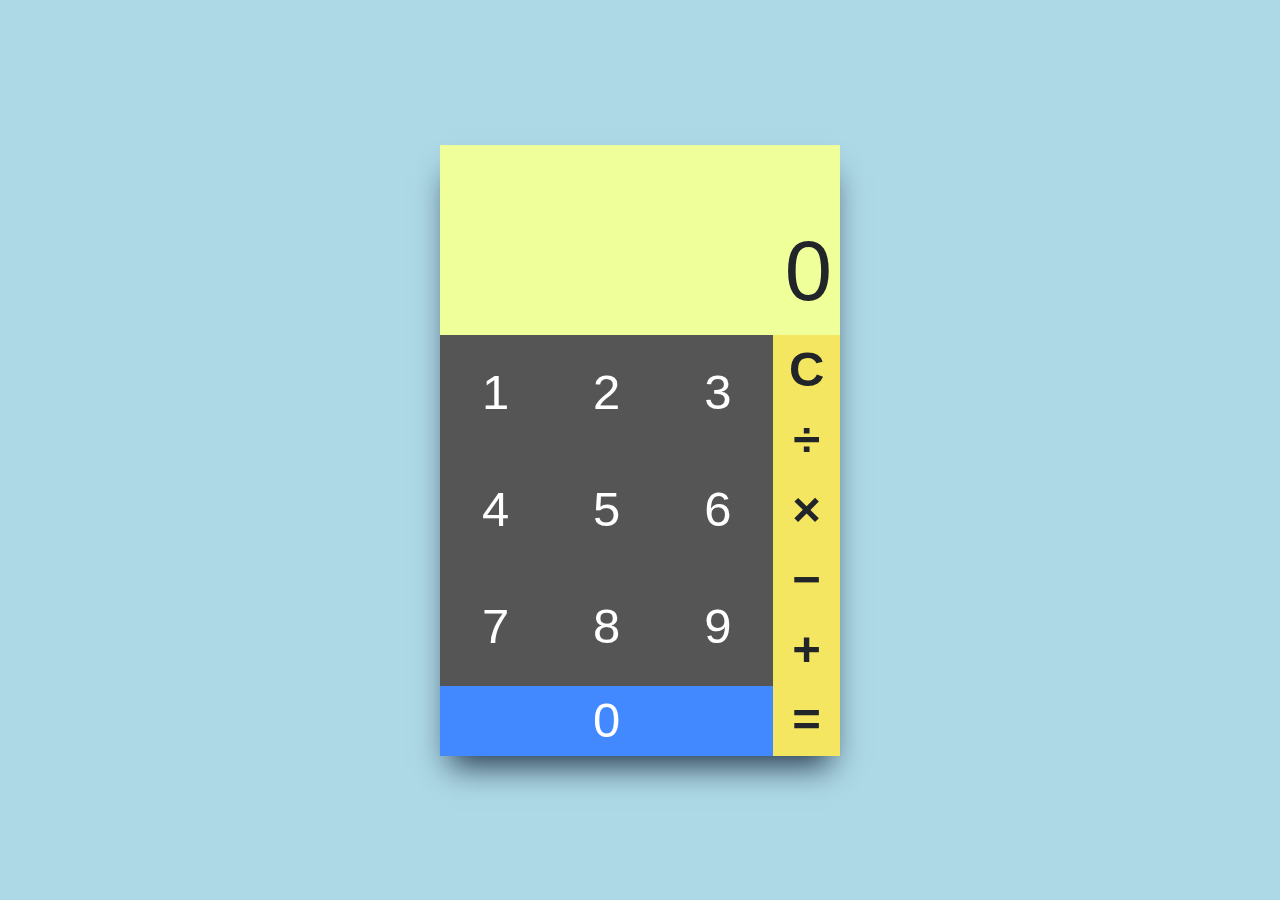
<file: Calculator/index.html>
<!DOCTYPE html>
<html lang="en">

<head>
    <meta charset="UTF-8">
    <meta name="viewport" content="width=device-width, initial-scale=1.0">
    <title>Document</title>
    <link rel="stylesheet" href="https://stackpath.bootstrapcdn.com/bootstrap/4.5.0/css/bootstrap.min.css">
    <link rel="stylesheet" href="https://maxcdn.bootstrapcdn.com/font-awesome/4.7.0/css/font-awesome.min.css">


    <script src="https://cdn.jsdelivr.net/npm/bootstrap@5.3.3/dist/js/bootstrap.bundle.min.js"
        integrity="sha384-YvpcrYf0tY3lHB60NNkmXc5s9fDVZLESaAA55NDzOxhy9GkcIdslK1eN7N6jIeHz"
        crossorigin="anonymous"></script>
    <link rel="stylesheet" href="calculator.css">
<link rel="stylesheet" href="https://cdnjs.cloudflare.com/ajax/libs/font-awesome/4.7.0/css/font-awesome.min.css">
</head>

<body>
    <div class="main">
       <div class="calculator">
        <div class="resultscreen">
           <span class="inner" id="result"></span>
        </div>
        <div class="container-fluid"  >
            <div class="row">
                <div class="col-10" id="parent">
                    <div class="row "  style="background-color: #555555;" >
                        <div class="col-4"><span class="inner" style="cursor: pointer;">1</span></div>
                        <div class="col-4"><span class="inner" style="cursor: pointer;">2</span></div>
                        <div class="col-4"><span class="inner" style="cursor: pointer;">3</span></div>
                        <div class="col-4"><span class="inner" style="cursor: pointer;">4</span></div>
                        <div class="col-4"><span class="inner" style="cursor: pointer;">5</span></div>
                        <div class="col-4"><span class="inner" style="cursor: pointer;">6</span></div>
                        <div class="col-4"><span class="inner" style="cursor: pointer;">7</span></div>
                        <div class="col-4"><span class="inner" style="cursor: pointer;">8</span></div>
                        <div class="col-4"><span class="inner" style="cursor: pointer;">9</span></div>
                    </div>
                    <div class="row ">
                        <div class="col-12 bg-successs">
                            <span>0</span>
                        </div>
                    </div>
                </div>
                <div class="col-2 " style="background-color: #f4e660;">
                    <div class="row" id="calculation">
                        <div class="col-12" onclick="onClearScreen()"><b>C</b></div>
                        <div class="col-12"><b>&#247;</b></div>
                        <div class="col-12"><b>&#xd7;</b></div>
                        <div class="col-12"><b>&minus;</b></div>
                        <div class="col-12"><b>&plus;</b></div>
                        <div class="col-12"><b>&equals;</b></div>
                    </div>
                </div>
            </div>
           
        </div>
       </div>
    </div>
    <script src="script.js"></script>
</body>

</html>
</file>
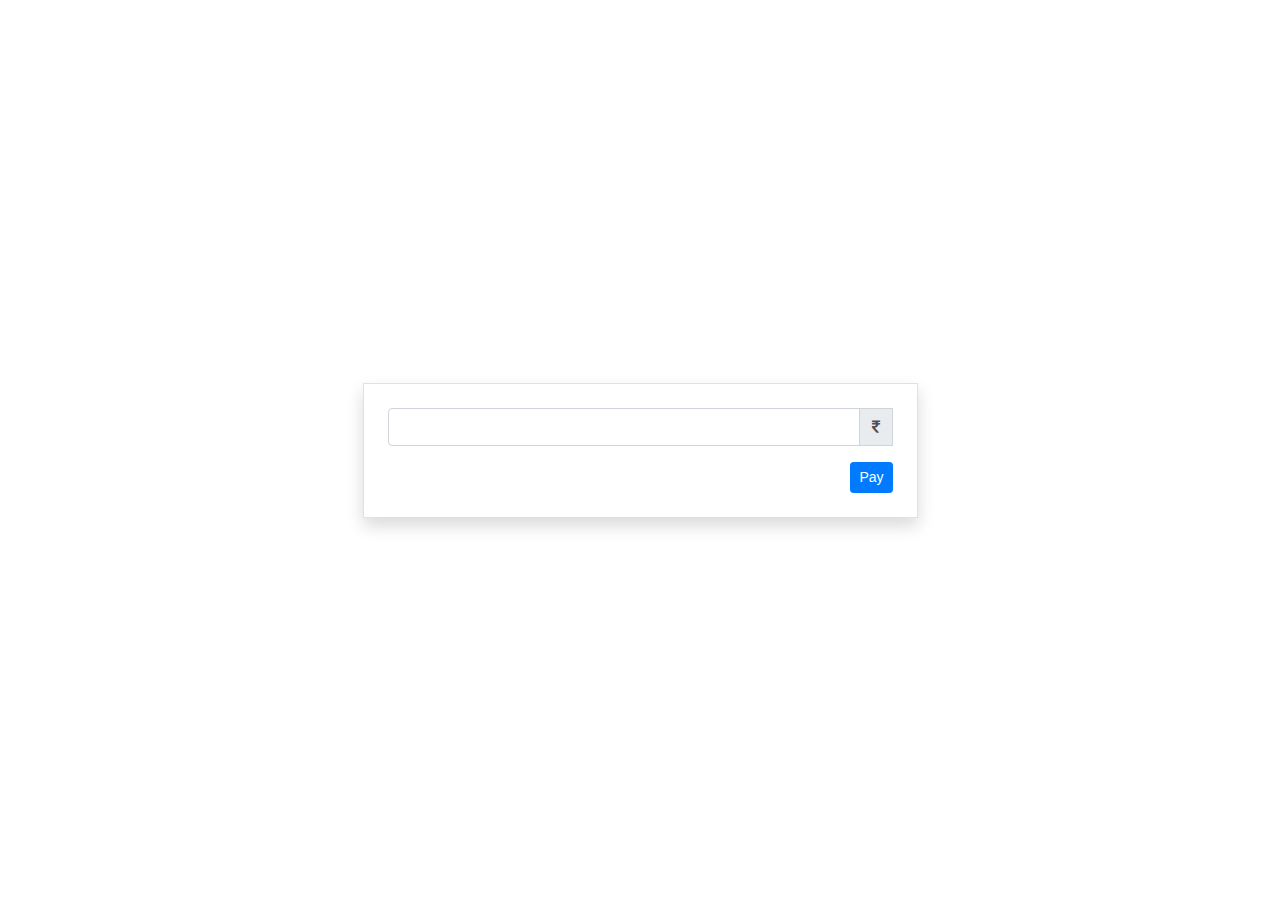
<file: Input Fields/index.html>
<!DOCTYPE html>
<html lang="en">

<head>
    <meta charset="UTF-8">
    <meta name="viewport" content="width=device-width, initial-scale=1.0">
    <title>Document</title>
    <link rel="stylesheet" href="https://stackpath.bootstrapcdn.com/bootstrap/4.5.0/css/bootstrap.min.css">
    <link rel="stylesheet" href="https://maxcdn.bootstrapcdn.com/font-awesome/4.7.0/css/font-awesome.min.css">


    <script src="https://cdn.jsdelivr.net/npm/bootstrap@5.3.3/dist/js/bootstrap.bundle.min.js"
        
        crossorigin="anonymous"></script>
    <link rel="stylesheet" href="style.css">
    <link rel="stylesheet" href="https://cdnjs.cloudflare.com/ajax/libs/font-awesome/4.7.0/css/font-awesome.min.css">
</head>

<body>
    <div class="main">
        <div class="container">
            <div class="col-md-6 offset-3 shadow p-4 border">
                <div class="form-group">
                    <div class="input-group mb-3 ">
                        <input autocomplete="off" type="text" class="form-control" oninput="onInputValue()" id="myInput"
                            aria-label="Amount (to the nearest dollar)">
                        <div class="input-group-append ">
                            <span class="input-group-text"><i id="mySign" class="fa"></i></span>
                        </div> <br>
                    </div>
                </div>
                <div class="w-100" style="text-align: end;">
                    <button class="btn btn-sm btn-primary " id="button"></button>
                </div>
            </div>
        </div>
    </div>
    <script src="script.js"></script>
</body>

</html>
</file>
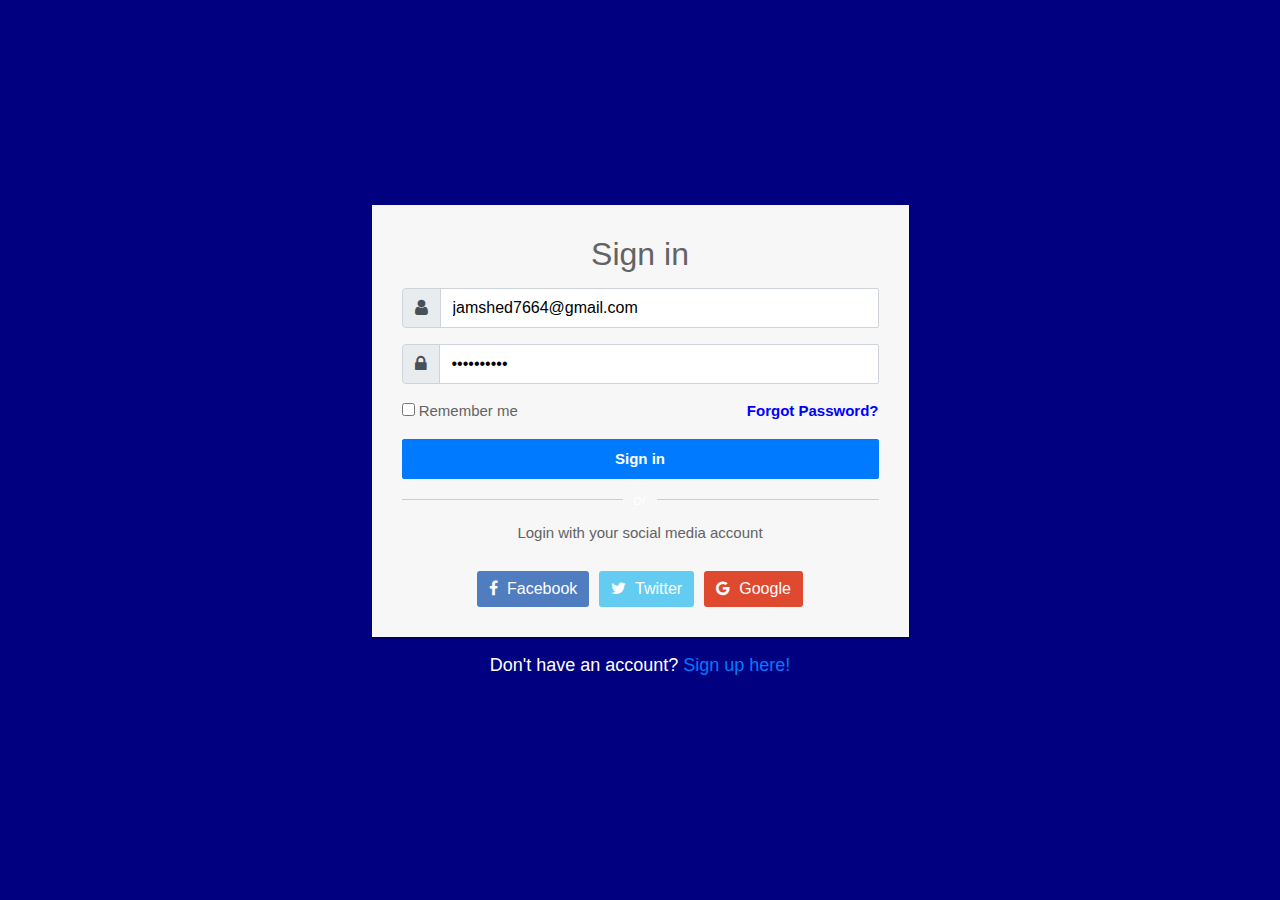
<file: login-Signup-form/index.html>
<!DOCTYPE html>
<html lang="en">
<head>
    <meta charset="UTF-8">
    <meta name="viewport" content="width=device-width, initial-scale=1.0">
    <link rel="stylesheet" href="style.css">
    <link rel="stylesheet" href="https://stackpath.bootstrapcdn.com/bootstrap/4.5.0/css/bootstrap.min.css">
    <link rel="stylesheet" href="https://maxcdn.bootstrapcdn.com/font-awesome/4.7.0/css/font-awesome.min.css">
    <title>My Form</title>
    <script src="https://cdn.jsdelivr.net/npm/bootstrap@5.3.3/dist/js/bootstrap.bundle.min.js"
        crossorigin="anonymous"></script>
    <link rel="stylesheet" href="style.css">
</head>

<body onload="onOnLoadFormPage()">
    <!-- Signup form -->
    <div class="signup-form" id="signup_form_view">
        <form id="registration_Form">
            <h2>Sign up</h2>
            <p class="hint-text">Create your account. It's free and only takes a minute.</p>
            <div class="alert alert-danger" id="alert_msg_warning">Please enter all required fields.</div>
            <div class="alert alert-success" id="alert_msg_success">Form submitted successfully.</div>
            <div class="form-group">
                <div class="row">
                    <div class="col"><input type="text" value="Jamshed" class="form-control" name="first_name"
                            id="fname" oninput="onInputFirstName()" placeholder="First Name">
                        <small class="text-danger" id="firstName_error_message"></small>
                    </div>
                    <div class="col"><input type="text" value="Ahmad" class="form-control" oninput="onInputLastName()"
                            id="lname" name="last_name" placeholder="Last Name">
                        <small class="text-danger" id="lastName_error_message"></small>
                    </div>
                </div>
            </div>
            <div class="form-group">
                <input type="email" class="form-control" value="Jamshed7664@gmail.com" name="email" id="email"
                    oninput="onInputEmail()" placeholder="Email">
                <small class="text-danger" id="email_error_message"></small>
            </div>
            <div class="form-group">
                <div class="input-group mb-2">
                    <input type="password" value="Embibe@123" class="form-control" name="password" id="password"
                        oninput="onInputPassword()" placeholder="Password">
                    <div class="input-group-append">
                        <div class="input-group-text" onclick="viewPassword('view_password')"><i id="eye_view_password"
                                class="fa "></i></div>
                    </div>
                    <small class="text-danger" id="password_error_message"></small>
                </div>
            </div>
            <div class="form-group">
                <div class="input-group mb-2">
                    <input type="password" class="form-control" value="Embibe@123" name="confirm_password"
                        id="confirmPassword" oninput="onInputConfirmPassword()" placeholder="Confirm Password">
                    <div class="input-group-text" onclick="viewPassword('view_confirm_password')"><i
                            id="eye_view_confirm_password" class="fa "></i></div>
                </div>
                <small class="text-danger" id="confirm_password_error_message"></small>
                <div class="input-group-append">
                </div>
            </div>
            <div class="form-group">
                <label class="form-check-label"><input type="checkbox" checked id="policy"
                        onchange="onInputPrivacyPolicy()"> I accept the <a href="#">Terms of Use</a> &amp; <a
                        onclick="viewPrivacy()">Privacy Policy</a>
                    <br> <small class="text-danger" id="policy_error_message"></small></label>
                </label>
            </div>
            <div class="form-group">
                <button type="submit" class="btn btn-success btn-lg btn-block">Register Now &nbsp;
                    <div class="spinner-border spinner-border-sm" id="spinner" role="status">
                        <span class="sr-only">Loading...</span>
                    </div>
                </button>
            </div>
        </form>
        <div class="text-center text-mute">Already have an account? <a href="#" onclick="isSignIn()"
                class="text-primary">Sign in</a></div>
    </div>




    <!-- Login form -->


    <div class="login-form" id="login_form_view">
        <form id="login_form">
            <h2 class="text-center">Sign in</h2>
            <div class="form-group">
                <div class="input-group">
                    <div class="input-group-prepend">
                        <span class="input-group-text">
                            <span class="fa fa-user"></span>
                        </span>
                    </div>
                    <input type="text" class="form-control" oninput="OnInputUserName()" id="username"
                        value="jamshed7664@gmail.com" name="username" placeholder="Username">
                </div>
                <small class="text-danger" id="username_error_message"></small>
            </div>
            <div class="form-group">
                <div class="input-group">
                    <div class="input-group-prepend">
                        <span class="input-group-text">
                            <i class="fa fa-lock"></i>
                        </span>
                    </div>
                    <input type="password" id="login_password" value="Embibe@123" oninput="OnInputLoginPassword()"
                        class="form-control" name="password" placeholder="Password">
                </div>
                <small class="text-danger" id="login_password_error_message"></small>
            </div>
           
            <div class="clearfix">
                <label class="float-left form-check-label"><input type="checkbox"> Remember me</label>
                <a  class="float-right forgot-text" onclick="viewForgotForm()">Forgot Password?</a>
            </div>
            <div class="form-group mt-3">
                <button type="submit" class="btn btn-primary login-btn btn-block">Sign in</button>
            </div>
            <div class="or-seperator"><i>or</i></div>
            <p class="text-center">Login with your social media account</p>
            <div class="text-center social-btn">
                <a href="#" class="btn btn-secondary"><i class="fa fa-facebook"></i>&nbsp; Facebook</a>
                <a href="#" class="btn btn-info"><i class="fa fa-twitter"></i>&nbsp; Twitter</a>
                <a href="#" class="btn btn-danger"><i class="fa fa-google"></i>&nbsp; Google</a>
            </div>
        </form>
        <p class="text-center small">Don't have an account? <a onclick="isSignIn()" class="text-primary">Sign up
                here!</a></p>
    </div>

    <!-- Forgot password -->
    <div class="login-form" id="forgot_Password_view"> 
        <!-- forgot_Password_view => for show/hide form -->
        <form id="forgot_form">
            <!-- forgot_form for storage data and variables -->
            <h2 class="text-center">Forgot Password</h2>
            <div class="form-group">
                <div class="input-group">
                    <div class="input-group-prepend">
                        <span class="input-group-text">
                            <span class="fa fa-user"></span>
                        </span>
                    </div>
                    <input type="text" class="form-control" oninput="OnInputForgotPasswordEmail()" id="forgot_user"
                        name="username" placeholder="Enter username">
                </div>
                <small class="text-danger ml-5" id="forgot_username_error_message"></small>
            </div>
            <div class="form-group">
                <div class="input-group">
                    <div class="input-group-prepend">
                        <span class="input-group-text">
                            <i class="fa fa-lock"></i>
                        </span>
                    </div>
                    <input type="password" id="forgot_password"  oninput="OnInputForgotPassword()"
                        class="form-control" name="password" placeholder="Password">
                </div>
                <small class="text-danger ml-5" id="forgot_password_error_message"></small>
            </div>
            <div class="form-group">
                <div class="input-group">
                    <div class="input-group-prepend">
                        <span class="input-group-text">
                            <i class="fa fa-lock"></i>
                        </span>
                    </div>
                    <input type="password" id="forgot_confirm_password" oninput="OnInputConfirmForgotPassword()" class="form-control"
                        name="password" placeholder="Confirm Password">
                </div>
                <small class="text-danger ml-5" id="confirm_forgot_password_error_message"></small>
            </div>
            <div class="form-group mt-3 text-right">
                <button type="submit" class="btn btn-primary">Submit</button>
                <button type="button" class="btn btn-danger" onclick="cancelForgotPasswordFormView()">Cancel</button>
            </div>
        </form>
    </div>



    <!-- Modal -->
    <div class="modal fade" id="alertModal" tabindex="-1" role="dialog" aria-labelledby="exampleModalCenterTitle"
        aria-hidden="true">
        <div class="modal-dialog modal-dialog-centered" role="document">
            <div class="modal-content">
                <div class="modal-header">
                    <h5 class="modal-title" id="header_Title">Submited</h5>
                    <button type="button" class="close" onclick="hideAlert()" data-dismiss="modal" aria-label="Close">
                        <span aria-hidden="true">&times;</span>
                    </button>
                </div>
                <div class="modal-body" id="body_Text">
                    Data submitted successfully
                </div>
                <div class="modal-footer">
                    <button type="button" class="btn btn-danger" data-dismiss="modal"
                        onclick="hideAlert()">Close</button>
                </div>
            </div>
        </div>
    </div>

    <script src="script.js"></script>

    <script src="https://cdn.jsdelivr.net/npm/@popperjs/core@2.11.8/dist/umd/popper.min.js"
        crossorigin="anonymous"></script>
    <script src="https://cdn.jsdelivr.net/npm/bootstrap@5.3.3/dist/js/bootstrap.min.js"
        crossorigin="anonymous"></script>
</body>

</html>
</file>
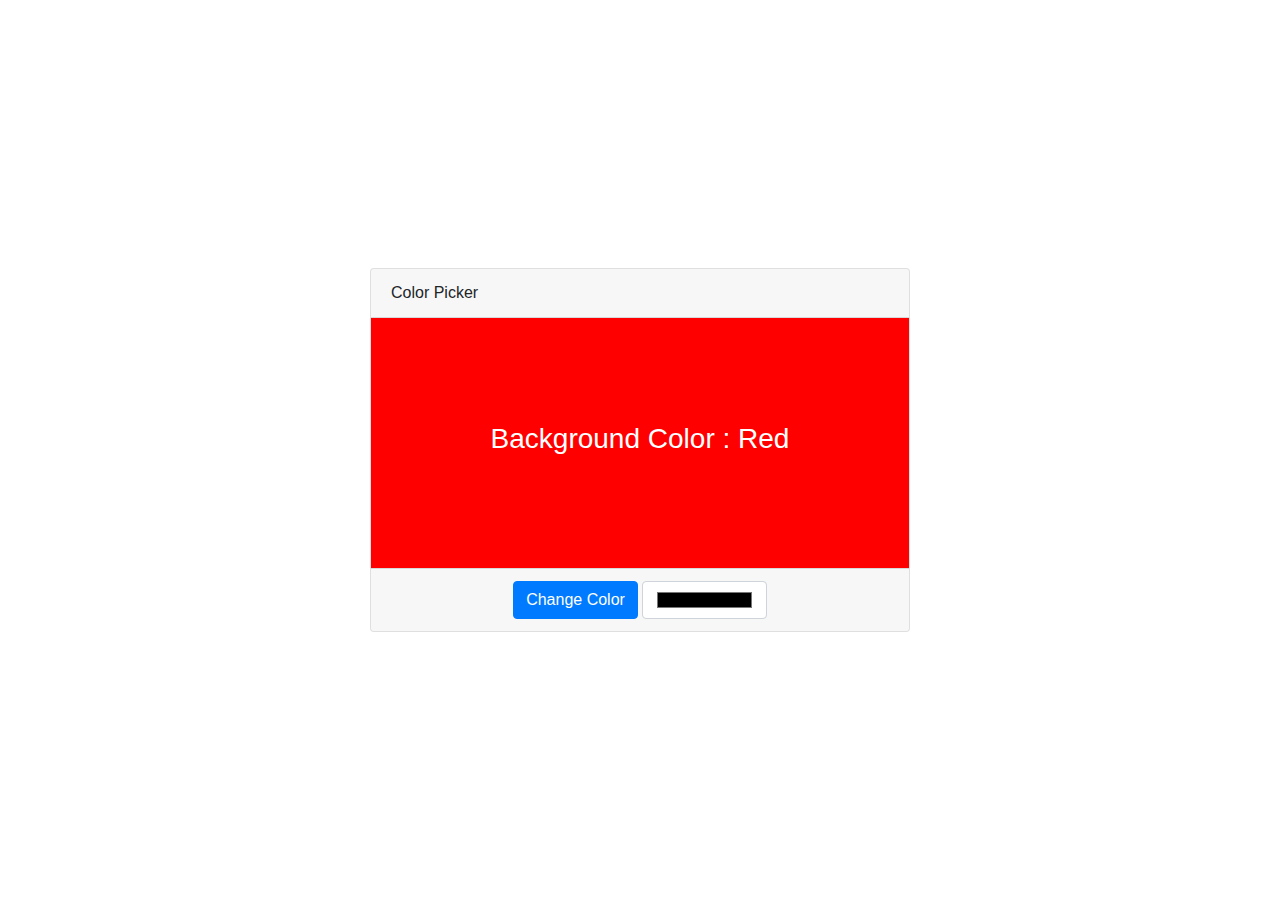
<file: ColorPicker/colorPicker.html>
<!DOCTYPE html>
<html lang="en">
<head>
    <meta charset="UTF-8">
    <meta name="viewport" content="width=device-width, initial-scale=1.0">
    <title>Document</title>
    <link rel="stylesheet" href="https://stackpath.bootstrapcdn.com/bootstrap/4.5.0/css/bootstrap.min.css">
    <link rel="stylesheet" href="https://maxcdn.bootstrapcdn.com/font-awesome/4.7.0/css/font-awesome.min.css">


    <script src="https://cdn.jsdelivr.net/npm/bootstrap@5.3.3/dist/js/bootstrap.bundle.min.js"
        integrity="sha384-YvpcrYf0tY3lHB60NNkmXc5s9fDVZLESaAA55NDzOxhy9GkcIdslK1eN7N6jIeHz"
        crossorigin="anonymous"></script>
    <link rel="stylesheet" href="colorPicker.css">
    <link rel="stylesheet" href="https://cdnjs.cloudflare.com/ajax/libs/font-awesome/4.7.0/css/font-awesome.min.css">
</head>
<body>
    <div class="main">
        <div class="container">
            <div class="row">
                <div class="col-6 offset-3">
                    <div class="card">
                        <div class="card-header">Color Picker</div>
                        <div class="card-body">
                           <h3>Background Color : <span id="color">Red</span></h3>
                        </div>
                        <div class="card-footer text-center d-flex justify-content-center">
                           <button onclick="onChangeColor()" class="btn btn-primary">Change Color</button> &nbsp;
                           <input type="color" oninput="pickColor(event)" id="colorPicker" class="form-control w-25" placeholder="Color">
                        </div>
                    </div>
                    
                </div>
            </div>
        </div>
    </div>


    <script src="colorPicker.js"></script>
</body>
</html>
</file>
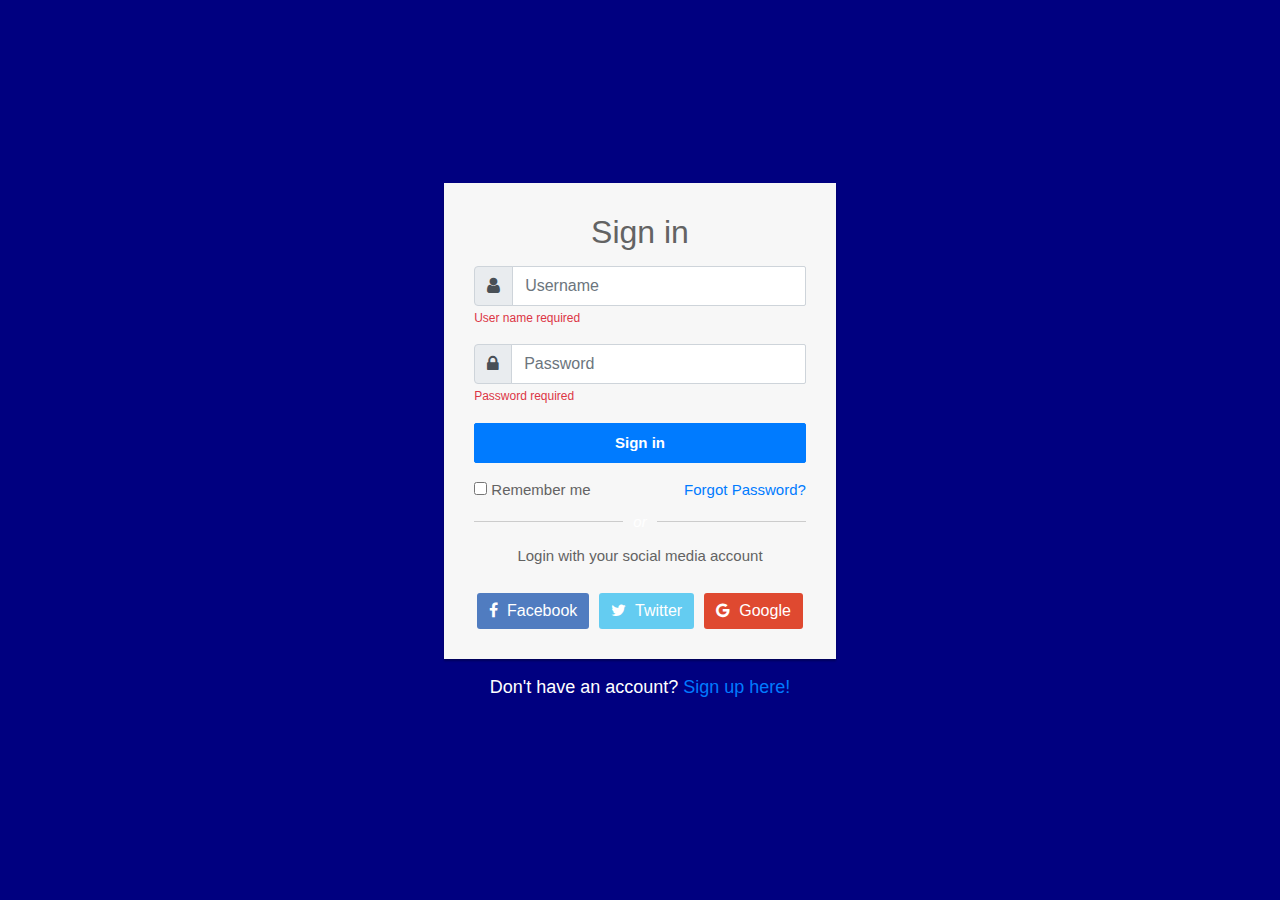
<file: login-Signup-form/testcode.html>
<!DOCTYPE html>
<html lang="en">

<head>
    <meta charset="UTF-8">
    <meta name="viewport" content="width=device-width, initial-scale=1.0">
    <link rel="stylesheet" href="style.css">
    <link rel="stylesheet" href="https://stackpath.bootstrapcdn.com/bootstrap/4.5.0/css/bootstrap.min.css">
    <link rel="stylesheet" href="https://maxcdn.bootstrapcdn.com/font-awesome/4.7.0/css/font-awesome.min.css">


    <script src="https://cdn.jsdelivr.net/npm/bootstrap@5.3.3/dist/js/bootstrap.bundle.min.js"
        integrity="sha384-YvpcrYf0tY3lHB60NNkmXc5s9fDVZLESaAA55NDzOxhy9GkcIdslK1eN7N6jIeHz"
        crossorigin="anonymous"></script>
    <title>My Form</title>
    <link rel="stylesheet" href="style.css">
</head>

<body onload="onOnLoadFormPage()">

    <!-- Signup form -->


    <div class="signup-form" id="signup_form_view">
        <form id="registration_Form">
            <h2>Register</h2>
            <p class="hint-text">Create your account. It's free and only takes a minute.</p>
            <div class="alert alert-danger" id="alert_msg_warning">Please enter all required fields.</div>
            <div class="alert alert-success" id="alert_msg_success">Form submitted successfully.</div>
            <div class="form-group">
                <div class="row">
                    <div class="col"><input value="Jamshed" type="text" class="form-control" name="first_name"
                            id="fname" oninput="onInputFirstName()" placeholder="First Name">
                        <small class="text-danger" id="firstName_error_message"></small>
                    </div>
                    <div class="col"><input value="Ahmad" type="text" class="form-control" oninput="onInputLastName()"
                            id="lname" name="last_name" placeholder="Last Name">
                        <small class="text-danger" id="lastName_error_message"></small>
                    </div>
                </div>
            </div>
            <div class="form-group">
                <input type="email" class="form-control" value="jamshed7664@gmail.com" name="email" id="email"
                    oninput="onInputEmail()" placeholder="Email">
                <small class="text-danger" id="email_error_message"></small>
            </div>
            <div class="form-group">
                <div class="input-group">
                    <input type="password" value="Embibe@123" class="form-control" name="password" id="password"
                        oninput="onInputPassword()" placeholder="Password">
                    <div class="input-group-append">
                        <span class="input-group-text" onclick="viewPassword('passwordEye','password')">
                            <i class="fa" id="passwordEye"></i>
                        </span>
                    </div>
                </div>

                <small class="text-danger" id="password_error_message"></small>
            </div>
            <div class="form-group">
                <div class="input-group">
                    <input type="password" value="Embibe@123" class="form-control" name="confirm_password"
                        id="confirmPassword" oninput="onInputConfirmPassword()" placeholder="Confirm Password">
                    <div class="input-group-append">
                        <span class="input-group-text" onclick="viewPassword('confirmEye','confirmPassword')">
                            <i class="fa" id="confirmEye"></i>
                        </span>
                    </div>
                </div>
                <small class="text-danger" id="confirm_password_error_message"></small>
            </div>
            <div class="form-group">
                <label class="form-check-label"><input type="checkbox" checked id="policy"
                        onchange="onInputPrivacyPolicy()"> I
                    accept the <a href="#">Terms of Use</a> &amp; <a href="#">Privacy Policy</a>
                    <br> <small class="text-danger" id="policy_error_message"></small></label>
                </label>
            </div>
            <div class="form-group">
                <button type="submit" class="btn btn-success btn-lg btn-block">
                    Register Now
                    <span id="spinner">
                        <div class="spinner-border spinner-border-sm" role="status">
                            <span class="sr-only">Loading...</span>
                        </div>
                    </span>
                </button>
            </div>
            <div class="text-center text-mute">Already have an account? <a href="#" onclick="isSignIn()"
                    class="text-danger">Sign
                    in</a></div>
        </form>

    </div>

    <!-- Login form -->


    <div class="login-form" id="login_form_view">
        <form>
            <h2 class="text-center">Sign in</h2>
            <div class="form-group">
                <div class="input-group">
                    <div class="input-group-prepend">
                        <span class="input-group-text">
                            <span class="fa fa-user"></span>
                        </span>
                    </div>
                    <input type="text" class="form-control" name="username" placeholder="Username">
                </div>
                <small class="text-danger">User name required</small>
            </div>
            <div class="form-group">
                <div class="input-group">
                    <div class="input-group-prepend">
                        <span class="input-group-text">
                            <i class="fa fa-lock"></i>
                        </span>
                    </div>
                    <input type="password" class="form-control" name="password" placeholder="Password">
                </div>
                <small class="text-danger">Password required</small>
            </div>
            <div class="form-group">
                <button type="submit" class="btn btn-primary login-btn btn-block">Sign in</button>
            </div>
            <div class="clearfix">
                <label class="float-left form-check-label"><input type="checkbox"> Remember me</label>
                <a href="#" class="float-right">Forgot Password?</a>
            </div>
            <div class="or-seperator"><i>or</i></div>
            <p class="text-center">Login with your social media account</p>
            <div class="text-center social-btn">
                <a href="#" class="btn btn-secondary"><i class="fa fa-facebook"></i>&nbsp; Facebook</a>
                <a href="#" class="btn btn-info"><i class="fa fa-twitter"></i>&nbsp; Twitter</a>
                <a href="#" class="btn btn-danger"><i class="fa fa-google"></i>&nbsp; Google</a>
            </div>
        </form>
        <p class="text-center small">Don't have an account? <a onclick="isSignIn()" class="text-primary">Sign up
                here!</a></p>
    </div>

    <!-- Modal -->
    <div class="modal fade" id="alertModal" tabindex="-1" aria-labelledby="alertModalLabel" aria-hidden="true">
        <div class="modal-dialog modal-dialog-centered">
            <div class="modal-content">
                <div class="modal-header ">
                    <h5 class="modal-title" id="myAlertModalLabel"></h5>
                    <button type="button" class="btn-close" data-bs-dismiss="modal" aria-label="Close"><i
                            class="fa fa-close"></i></button>
                </div>
                <div class="modal-body">
                    <p id="alertMessage"></p>
                </div>
                <div class="modal-footer">
                    <button type="button" class="btn btn-primary" data-bs-dismiss="modal">OK</button>
                </div>
            </div>
        </div>
    </div>






    <script src="script.js"></script>
        <script src="https://cdn.jsdelivr.net/npm/@popperjs/core@2.11.8/dist/umd/popper.min.js"
            integrity="sha384-I7E8VVD/ismYTF4hNIPjVp/Zjvgyol6VFvRkX/vR+Vc4jQkC+hVqc2pM8ODewa9r"
            crossorigin="anonymous"></script>
        <script src="https://cdn.jsdelivr.net/npm/bootstrap@5.3.3/dist/js/bootstrap.min.js"
            integrity="sha384-0pUGZvbkm6XF6gxjEnlmuGrJXVbNuzT9qBBavbLwCsOGabYfZo0T0to5eqruptLy"
            crossorigin="anonymous"></script>
</body>

</html>
</file>
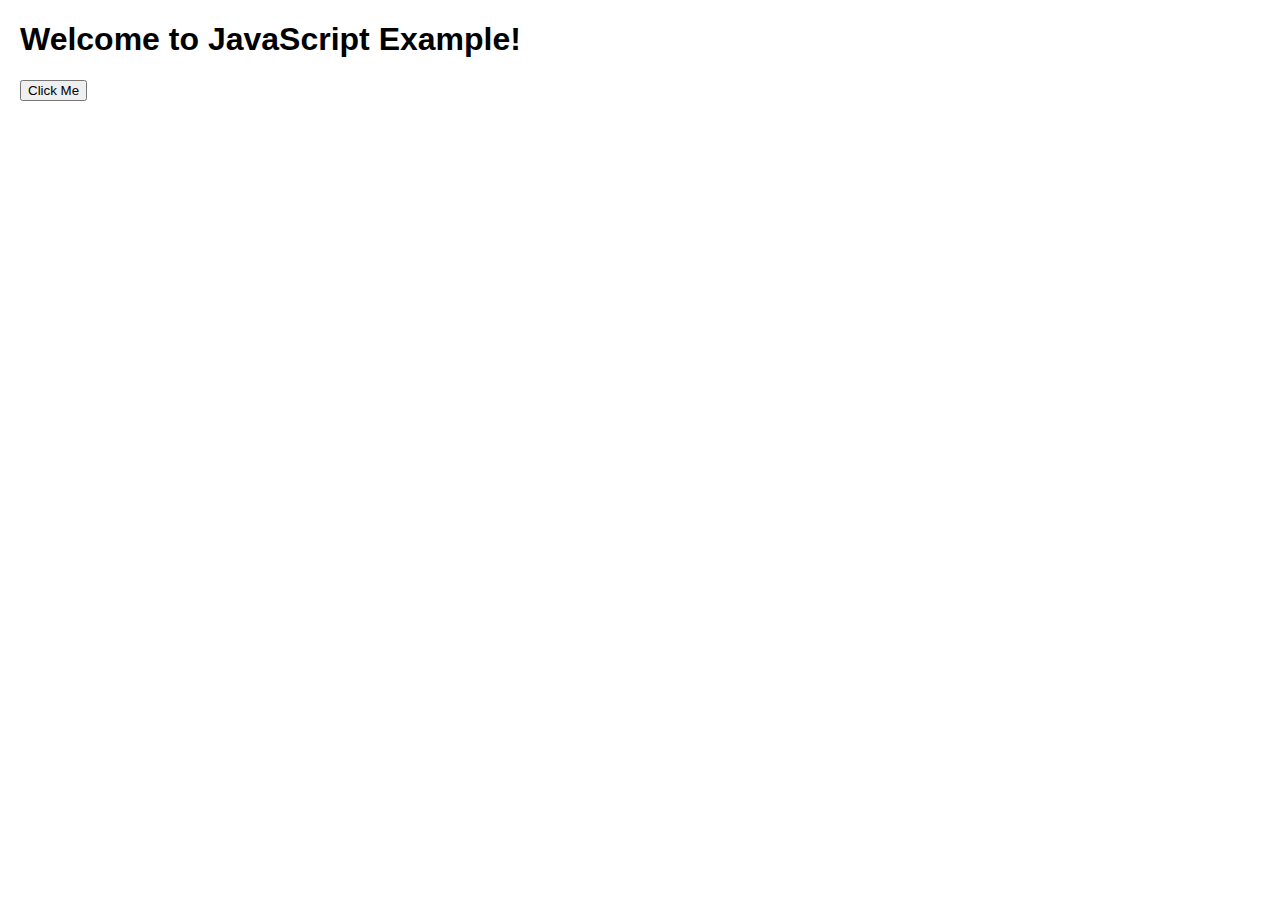
<file: Test/test.html>
<!DOCTYPE html>
<html lang="en">

<head>
    <meta charset="UTF-8">
    <meta name="viewport" content="width=device-width, initial-scale=1.0">
    <title>JavaScript Example</title>
    <style>
        body {
            font-family: Arial, sans-serif;
            margin: 20px;
        }

        .output {
            font-size: 1.2em;
            margin-top: 20px;
            color: #4CAF50;
        }
    </style>
</head>

<body>

    <h1>Welcome to JavaScript Example!</h1>
    <button onclick="displayMessage()">Click Me</button>
    <p class="output" id="message"></p>

    <script>
        // JavaScript function to display a message
        function displayMessage() {
            // Changing the content of the paragraph with id "message"
            document.getElementById("message").innerHTML = "Hello, JavaScript is working!";
        }
    </script>

</body>

</html>
</file>
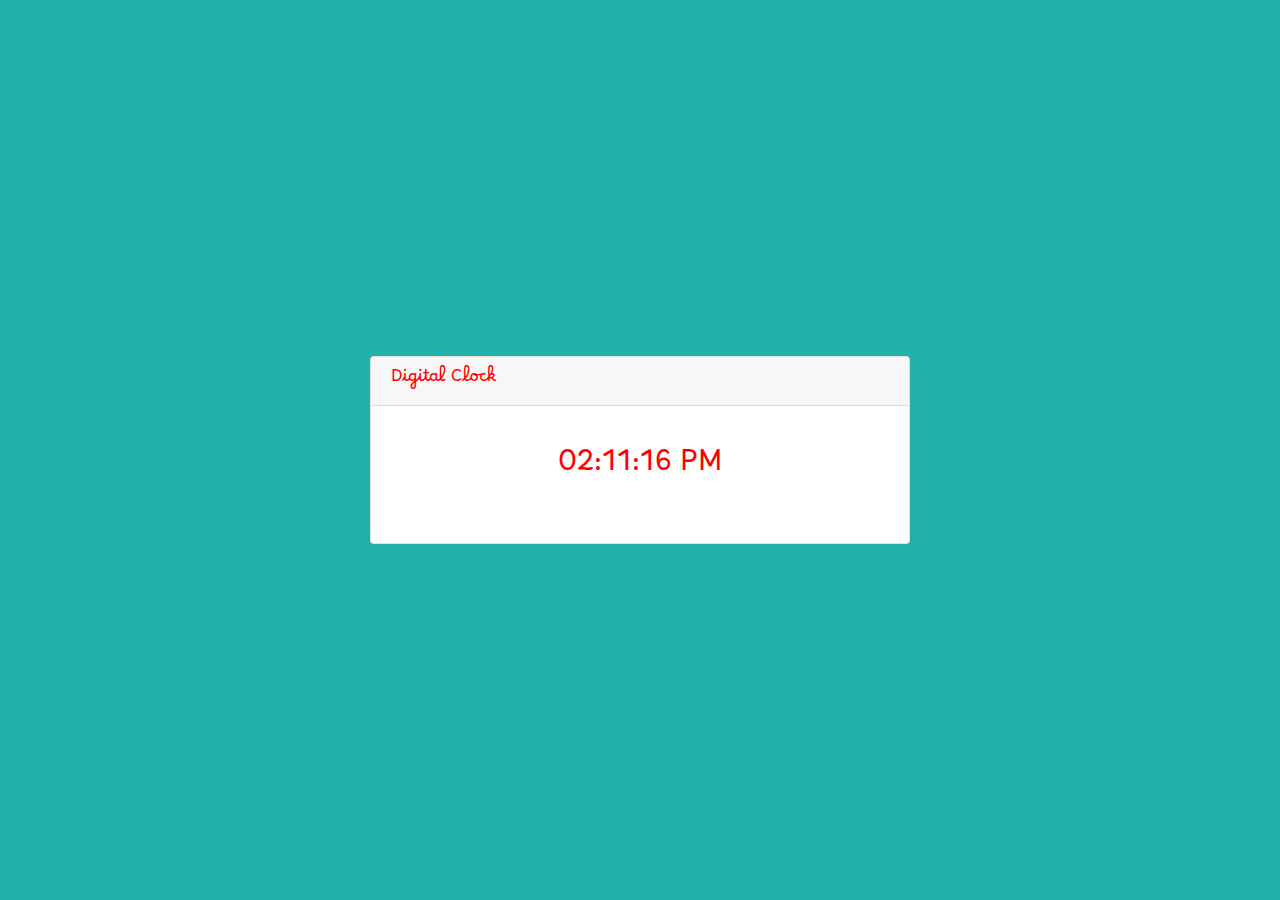
<file: Projects/digitalClock/digitalClock.html>
<!DOCTYPE html>
<html lang="en">

<head>
    <meta charset="UTF-8">
    <meta name="viewport" content="width=device-width, initial-scale=1.0">
    <title>Digital Clock</title>
    <link rel="stylesheet" href="https://stackpath.bootstrapcdn.com/bootstrap/4.5.0/css/bootstrap.min.css">
    <link rel="stylesheet" href="https://maxcdn.bootstrapcdn.com/font-awesome/4.7.0/css/font-awesome.min.css">
    <script src="https://cdn.jsdelivr.net/npm/bootstrap@5.3.3/dist/js/bootstrap.bundle.min.js"
        crossorigin="anonymous"></script>
    <link rel="stylesheet" href="digitalClock.css">

    <link rel="preconnect" href="https://fonts.googleapis.com">
    <link rel="preconnect" href="https://fonts.gstatic.com" crossorigin>
    <link
        href="https://fonts.googleapis.com/css2?family=Borel&family=Oldenburg&family=Playwrite+VN:wght@100..400&family=Roboto:ital,wght@0,100;0,300;0,400;0,500;0,700;0,900;1,100;1,300;1,400;1,500;1,700;1,900&display=swap"
        rel="stylesheet">

</head>

<body>
    <div class="clock-container">
        <div class="container">
            <div class="row">
                <div class="col-lg-6 offset-3">
                    <div class="card ">
                        <div class="card-header">
                            Digital Clock
                        </div>
                        <div class="card-body p-5">
                            <h3 id="clockDisplay">00 : 00 : 00 </h3>
                        </div>
                    </div>
                </div>
            </div>
        </div>
    </div>






    <script src="digitalClock.js"></script>
    <script src="https://cdn.jsdelivr.net/npm/@popperjs/core@2.11.8/dist/umd/popper.min.js"
        crossorigin="anonymous"></script>
    <script src="https://cdn.jsdelivr.net/npm/bootstrap@5.3.3/dist/js/bootstrap.min.js"
        crossorigin="anonymous"></script>
</body>

</html>
</file>
<file: Calculator/calculator.css>
.main {
    height: 100vh;
    display: flex;
    align-items: center;
    justify-content: center;
    background: lightblue;
}

.col-4:hover {
    background: #0707074f;
}

.calculator {
    width: 400px;
    height: 611px;
    box-shadow: rgb(38, 57, 77) 0px 20px 30px -10px;
}

.col-4 {
    height: 117px;
    display: flex;
    align-items: center;
    justify-content: center;
}

.col-12 {
    height: 70px;
    display: flex;
    align-items: center;
    justify-content: center;
}

.resultscreen {
    width: 100%;
    height: 190px;
    background-color: #efff99;
    position: relative;
}

.bg-successs {
    background-color: #4288ff;
}

#result {
    position: absolute;
    bottom: 0;
    right: 8px;
    font-size: 85px;

}

.col-12:hover {
    background: #b0a648;
    color: white;
    cursor: pointer;
}

body>div>div>div.container-fluid>div>div.col-10>div>div:nth-child(1) {
    font-size: 49px;
    text-align: center;
    color: white;
    color: white;
}

body>div>div>div.container-fluid>div>div.col-10>div>div:nth-child(2) {
    font-size: 49px;
    text-align: center;
    color: white;
}

body>div>div>div.container-fluid>div>div.col-10>div>div:nth-child(3) {
    font-size: 49px;
    text-align: center;
    color: white;
}

body>div>div>div.container-fluid>div>div.col-10>div>div:nth-child(4) {
    font-size: 49px;
    text-align: center;
    color: white;
}

body>div>div>div.container-fluid>div>div.col-10>div>div:nth-child(5) {
    font-size: 49px;
    text-align: center;
    color: white;
}

body>div>div>div.container-fluid>div>div.col-10>div>div:nth-child(6) {
    font-size: 49px;
    text-align: center;
    color: white;
}

body>div>div>div.container-fluid>div>div.col-10>div>div:nth-child(7) {
    font-size: 49px;
    text-align: center;
    color: white;
}

body>div>div>div.container-fluid>div>div.col-10>div>div:nth-child(8) {
    font-size: 49px;
    text-align: center;
    color: white;
}

body>div>div>div.container-fluid>div>div.col-10>div>div:nth-child(9) {
    font-size: 49px;
    text-align: center;
    color: white;
}

body>div>div>div.container-fluid>div>div.col-2>div:nth-child(2) {
    font-size: 49px;
    text-align: center;
}

body>div>div>div.container-fluid>div>div.col-2>div:nth-child(3) {
    font-size: 49px;
    text-align: center;
}

body>div>div>div.container-fluid>div>div.col-2>div:nth-child(4) {
    font-size: 49px;
    text-align: center;
}

body>div>div>div.container-fluid>div>div.col-2>div:nth-child(1) {
    font-size: 49px;
    text-align: center;
}
</file>
<file: Input Fields/style.css>
.main{
    height: 100vh;
    display: flex;
    align-items: center;
    justify-content: center;
}

.form-control{
    box-shadow: none !important;
}

/* .myStyle{
    background-color: red !important;
    color: white !important;
} */
</file>
<file: login-Signup-form/style.css>
body {
    color: #fff;
    background: navy;
    font-family: 'Roboto', sans-serif;
}

.modal-header,
.modal-body {
    color: black !important;
}

.modal-content {
    border-radius: 0 !important;
    border: 0 !important;
}

.form-control {
    height: 40px;
    box-shadow: none;
    color: #969fa4;
}

.form-control:focus {
    border-color: #5cb85c;
}

.form-control,
.btn {
    border-radius: 3px;
}

.signup-form {
    height: 100vh;
    width: 712px;
    margin: 0 auto;
    padding: 30px 0;
    font-size: 15px;
    display: flex;
    align-items: center;
    justify-content: center;
    flex-direction: column;
}

.signup-form h2 {
    color: #636363;
    margin: 0 0 15px;
    position: relative;
    text-align: center;
}

.signup-form h2:before,
.signup-form h2:after {
    content: "";
    height: 2px;
    width: 30%;
    background: #d4d4d4;
    position: absolute;
    top: 50%;
    z-index: 2;
}

.signup-form h2:before {
    left: 0;
}

.signup-form h2:after {
    right: 0;
}

.signup-form .hint-text {
    color: #999;
    margin-bottom: 30px;
    text-align: center;
}

.signup-form form {
    color: #999;
    border-radius: 3px;
    margin-bottom: 15px;
    background: #f2f3f7;
    box-shadow: 0px 2px 2px rgba(0, 0, 0, 0.3);
    padding: 30px;
}

.signup-form .form-group {
    margin-bottom: 20px;
}

.signup-form input[type="checkbox"] {
    margin-top: 3px;
}

.signup-form .btn {
    font-size: 16px;
    font-weight: bold;
    min-width: 140px;
    outline: none !important;
}

.signup-form .row div:first-child {
    padding-right: 10px;
}

.signup-form .row div:last-child {
    padding-left: 10px;
}

.signup-form a {
    color: #fff;
    text-decoration: underline;
}

.signup-form a:hover {
    text-decoration: none;
}

.signup-form form a {
    color: #5cb85c;
    text-decoration: none;
}

.signup-form form a:hover {
    text-decoration: underline;
}




/* Login form Style */
.text-primary{
    cursor: pointer;
}

.login-form {
    height: 100vh;
    width: 712px;
    margin: 0 auto;
    padding: 30px 0;
    font-size: 15px;
    display: flex;
    align-items: center;
    justify-content: center;
    flex-direction: column;
}
#login_form,#forgot_form{
    width: 537px !important;
}
.forgot-text{
    color: blue !important;
    cursor: pointer ;
    font-weight: bold;
    /* text-decoration: underline !important; */
}
.forgot-text:hover{
    text-decoration: underline !important;
}


.login-form form {
    margin-bottom: 15px;
    background: #f7f7f7;
    box-shadow: 0px 2px 2px rgba(0, 0, 0, 0.3);
    padding: 30px;
}

.login-form h2 {
    margin: 0 0 15px;
}

.form-control,
.login-btn {
    border-radius: 2px;
}

.input-group-prepend .fa {
    font-size: 18px;
}

.login-btn {
    font-size: 15px;
    font-weight: bold;
    min-height: 40px;
}

.social-btn .btn {
    border: none;
    margin: 10px 3px 0;
    opacity: 1;
}

.social-btn .btn:hover {
    opacity: 0.9;
}

.social-btn .btn-secondary,
.social-btn .btn-secondary:active {
    background: #507cc0 !important;
}

.social-btn .btn-info,
.social-btn .btn-info:active {
    background: #64ccf1 !important;
}

.social-btn .btn-danger,
.social-btn .btn-danger:active {
    background: #df4930 !important;
}

.or-seperator {
    margin-top: 20px;
    text-align: center;
    border-top: 1px solid #ccc;
}

.or-seperator i {
    padding: 0 10px;
    background: #f7f7f7;
    position: relative;
    top: -11px;
    z-index: 1;
}

body>div.login-form>form>h2 {
    color: #636363;
}

body>div.login-form>form>div.clearfix>label {
    color: #636363;
}

body>div.login-form>form>p {
    color: #636363;
}

#login_form_view>form>p.text-center.text-muted.small.mt-5>a {
    cursor: pointer;
}

#login_form_view>p {
    color: rgb(255, 255, 255);
    font-size: 18px;
}

#signup_form_view>div {
    color: rgb(255, 255, 255);
    font-size: 18px;
}

#alertModalLabel,
#alertMessage {
    color: black;
}


.form-control {
    color: black;
}

#alertModal>div>div>div.modal-header.bg-danger>button {
    border: 0;
    background: none;
    outline: none;
}
</file>
<file: ColorPicker/colorPicker.css>
.main{
    height: 100vh;
    display: flex;
    align-items: center;
    justify-content: center;
}

.card-body {
    height: 250px;
    background-color: red;
    display: flex;
    align-items: center;
    color: white;
    justify-content: center;
}
</file>
<file: Projects/digitalClock/digitalClock.css>
.clock-container {
    height: 100vh;
    background-color: lightseagreen;
    color: red;
    font-family: "Borel", serif;
    font-weight: 400;
    font-style: normal;
    display: flex;
    align-items: center;
    justify-content: center;
}

.card-body{
    text-align: center;
}
</file>
